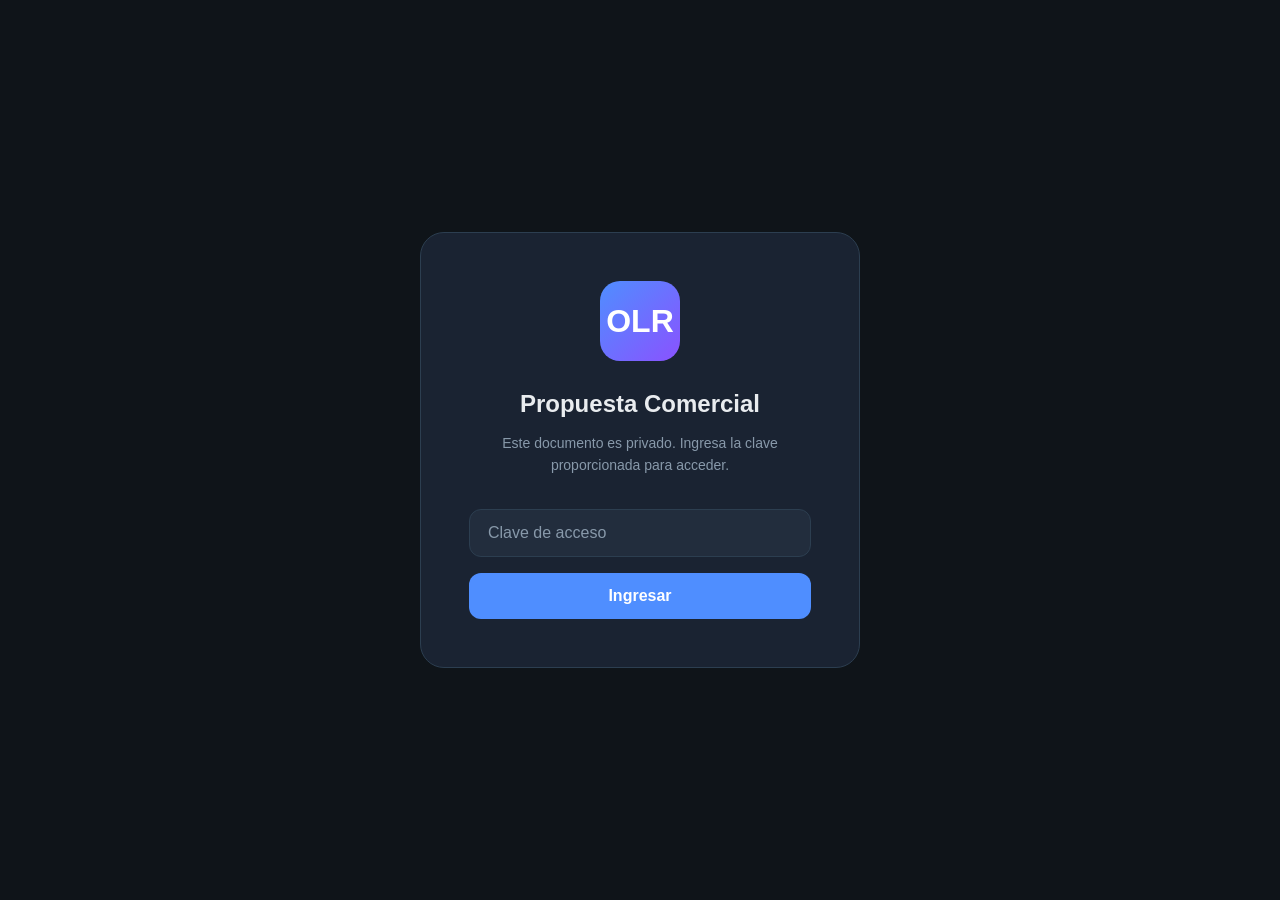
<file: propuestas/ver.html>
<!DOCTYPE html>
<html lang="es">
<head>
<meta charset="UTF-8">
<meta name="viewport" content="width=device-width, initial-scale=1.0">
<title>Propuesta Comercial — OTEC Lago Ranco</title>
<style>
  * { margin: 0; padding: 0; box-sizing: border-box; }
  :root {
    --bg: #0f1419;
    --bg-card: #1a2332;
    --bg-surface: #222d3d;
    --accent: #4f8eff;
    --accent-hover: #3a7aee;
    --green: #51cf66;
    --red: #ff6b6b;
    --gold: #fcc419;
    --text: #e9ecef;
    --text-mute: #8899aa;
    --border: #2c3e50;
    --radius: 16px;
  }
  html { scroll-behavior: smooth; }
  body {
    font-family: -apple-system, BlinkMacSystemFont, "Segoe UI", Roboto, sans-serif;
    background: var(--bg);
    color: var(--text);
    line-height: 1.6;
    min-height: 100vh;
  }

  /* ==== Login Gate ==== */
  .gate-overlay {
    position: fixed; inset: 0; z-index: 1000;
    background: var(--bg);
    display: flex; align-items: center; justify-content: center;
    transition: opacity 0.5s, visibility 0.5s;
  }
  .gate-overlay.hidden { opacity: 0; visibility: hidden; pointer-events: none; }
  .gate-box {
    background: var(--bg-card);
    border: 1px solid var(--border);
    border-radius: 24px;
    padding: 48px;
    max-width: 440px;
    width: 90%;
    text-align: center;
  }
  .gate-logo {
    width: 80px; height: 80px;
    background: linear-gradient(135deg, var(--accent), #8a52ff);
    border-radius: 20px;
    display: flex; align-items: center; justify-content: center;
    margin: 0 auto 24px;
    font-size: 32px; font-weight: 800; color: white;
  }
  .gate-box h1 { font-size: 24px; font-weight: 700; margin-bottom: 8px; }
  .gate-box p { color: var(--text-mute); font-size: 14px; margin-bottom: 32px; }
  .gate-input {
    width: 100%; padding: 14px 18px;
    background: var(--bg-surface);
    border: 1px solid var(--border);
    border-radius: 12px;
    color: var(--text);
    font-size: 16px;
    outline: none;
    transition: border-color 0.2s;
  }
  .gate-input:focus { border-color: var(--accent); }
  .gate-input::placeholder { color: var(--text-mute); }
  .gate-btn {
    width: 100%; padding: 14px;
    background: var(--accent);
    color: white;
    border: none; border-radius: 12px;
    font-size: 16px; font-weight: 600;
    cursor: pointer;
    margin-top: 16px;
    transition: background 0.2s, transform 0.1s;
  }
  .gate-btn:hover { background: var(--accent-hover); }
  .gate-btn:active { transform: scale(0.98); }
  .gate-error {
    color: var(--red); font-size: 13px;
    margin-top: 12px; display: none;
  }
  .gate-error.show { display: block; }

  /* ==== Top Bar ==== */
  .topbar {
    position: sticky; top: 0; z-index: 50;
    background: rgba(15, 20, 25, 0.85);
    backdrop-filter: blur(20px);
    border-bottom: 1px solid var(--border);
    padding: 12px 24px;
  }
  .topbar-inner {
    max-width: 1200px; margin: 0 auto;
    display: flex; align-items: center; justify-content: space-between;
    gap: 16px; flex-wrap: wrap;
  }
  .topbar-brand {
    font-weight: 700; font-size: 14px;
    color: var(--text-mute);
  }
  .topbar-brand span { color: var(--accent); }
  .topbar-info {
    display: flex; align-items: center; gap: 12px;
    font-size: 13px; color: var(--text-mute);
  }
  .topbar-badge {
    padding: 4px 12px;
    border-radius: 100px;
    font-size: 11px; font-weight: 600;
    text-transform: uppercase; letter-spacing: 0.05em;
  }
  .badge-activa { background: rgba(81, 207, 102, 0.15); color: var(--green); }
  .topbar-actions { display: flex; gap: 10px; }
  .btn-sm {
    padding: 8px 18px;
    border-radius: 10px;
    font-size: 13px; font-weight: 600;
    cursor: pointer;
    border: 1px solid var(--border);
    background: var(--bg-surface);
    color: var(--text);
    transition: all 0.2s;
    text-decoration: none;
    display: inline-flex; align-items: center; gap: 6px;
  }
  .btn-sm:hover { border-color: var(--accent); background: rgba(79, 142, 255, 0.1); }
  .btn-sm.primary { background: var(--accent); border-color: var(--accent); color: white; }
  .btn-sm.primary:hover { background: var(--accent-hover); }

  /* ==== Proposal Frame ==== */
  .proposal-frame {
    max-width: 100%; margin: 0 auto;
    background: white;
    min-height: 80vh;
  }
  .proposal-frame iframe {
    width: 100%; border: none;
    min-height: 100px;
  }

  /* ==== Comments Section ==== */
  .comments-section {
    max-width: 800px; margin: 0 auto;
    padding: 48px 24px;
  }
  .comments-header {
    display: flex; align-items: center; justify-content: space-between;
    margin-bottom: 32px;
  }
  .comments-header h2 {
    font-size: 24px; font-weight: 700;
  }
  .comments-count {
    background: var(--bg-surface);
    padding: 4px 12px;
    border-radius: 100px;
    font-size: 13px;
    color: var(--text-mute);
  }

  .comment-form {
    background: var(--bg-card);
    border: 1px solid var(--border);
    border-radius: var(--radius);
    padding: 24px;
    margin-bottom: 32px;
  }
  .comment-form-row {
    display: grid;
    grid-template-columns: 1fr 1fr;
    gap: 12px;
    margin-bottom: 12px;
  }
  @media (max-width: 600px) { .comment-form-row { grid-template-columns: 1fr; } }
  .comment-input {
    width: 100%; padding: 12px 16px;
    background: var(--bg-surface);
    border: 1px solid var(--border);
    border-radius: 10px;
    color: var(--text);
    font-size: 14px;
    outline: none;
    font-family: inherit;
    transition: border-color 0.2s;
    resize: vertical;
  }
  .comment-input:focus { border-color: var(--accent); }
  .comment-input::placeholder { color: var(--text-mute); }
  .comment-submit {
    margin-top: 12px;
    padding: 10px 24px;
    background: var(--accent);
    color: white;
    border: none; border-radius: 10px;
    font-size: 14px; font-weight: 600;
    cursor: pointer;
    transition: background 0.2s;
  }
  .comment-submit:hover { background: var(--accent-hover); }

  .comments-list { display: flex; flex-direction: column; gap: 16px; }
  .comment-card {
    background: var(--bg-card);
    border: 1px solid var(--border);
    border-radius: var(--radius);
    padding: 20px 24px;
  }
  .comment-meta {
    display: flex; align-items: center; gap: 12px;
    margin-bottom: 10px;
  }
  .comment-avatar {
    width: 36px; height: 36px;
    border-radius: 50%;
    background: linear-gradient(135deg, var(--accent), #8a52ff);
    display: flex; align-items: center; justify-content: center;
    color: white; font-weight: 700; font-size: 14px;
    flex-shrink: 0;
  }
  .comment-author { font-weight: 600; font-size: 14px; }
  .comment-date { color: var(--text-mute); font-size: 12px; }
  .comment-body { font-size: 14px; color: var(--text); line-height: 1.6; }

  .no-comments {
    text-align: center;
    padding: 48px 24px;
    color: var(--text-mute);
  }
  .no-comments-icon { font-size: 48px; margin-bottom: 16px; opacity: 0.5; }

  /* ==== Footer ==== */
  .portal-footer {
    text-align: center;
    padding: 32px 24px;
    border-top: 1px solid var(--border);
    color: var(--text-mute);
    font-size: 12px;
  }
  .portal-footer a { color: var(--accent); text-decoration: none; }

  /* ==== Tabs ==== */
  .tab-bar {
    display: flex;
    background: var(--bg-card);
    border-bottom: 1px solid var(--border);
    padding: 0 24px;
  }
  .tab-btn {
    padding: 14px 24px;
    background: none; border: none;
    color: var(--text-mute);
    font-size: 14px; font-weight: 600;
    cursor: pointer;
    border-bottom: 2px solid transparent;
    transition: all 0.2s;
  }
  .tab-btn:hover { color: var(--text); }
  .tab-btn.active { color: var(--accent); border-bottom-color: var(--accent); }
  .tab-content { display: none; }
  .tab-content.active { display: block; }

  /* ==== Responsive ==== */
  @media (max-width: 600px) {
    .gate-box { padding: 32px 24px; }
    .topbar-info { display: none; }
    .comments-header { flex-direction: column; gap: 8px; align-items: flex-start; }
  }
</style>
</head>
<body>

<!-- ===== LOGIN GATE ===== -->
<div class="gate-overlay" id="gateOverlay">
  <div class="gate-box">
    <div class="gate-logo">OLR</div>
    <h1>Propuesta Comercial</h1>
    <p>Este documento es privado. Ingresa la clave proporcionada para acceder.</p>
    <input type="password" class="gate-input" id="gatePassword" placeholder="Clave de acceso" autocomplete="off">
    <button class="gate-btn" id="gateSubmit" onclick="checkPassword()">Ingresar</button>
    <div class="gate-error" id="gateError">Clave incorrecta. Verifica e intenta de nuevo.</div>
  </div>
</div>

<!-- ===== CONTENT (hidden until auth) ===== -->
<div id="mainContent" style="display:none;">

  <!-- Top Bar -->
  <div class="topbar">
    <div class="topbar-inner">
      <div class="topbar-brand">OTEC Lago Ranco <span>|</span> Propuesta Comercial</div>
      <div class="topbar-info">
        <span id="propCliente"></span>
        <span class="topbar-badge badge-activa" id="propEstado"></span>
      </div>
      <div class="topbar-actions">
        <button class="btn-sm" onclick="scrollToComments()">Comentarios</button>
        <a class="btn-sm primary" id="btnDownloadPdf" href="#" download>Descargar PDF</a>
      </div>
    </div>
  </div>

  <!-- Tabs -->
  <div class="tab-bar">
    <button class="tab-btn active" onclick="switchTab('propuesta', this)">Propuesta</button>
    <button class="tab-btn" onclick="switchTab('comentarios', this)">Comentarios <span id="commentBadge"></span></button>
  </div>

  <!-- Tab: Propuesta -->
  <div class="tab-content active" id="tab-propuesta">
    <div class="proposal-frame">
      <iframe id="proposalIframe" sandbox="allow-scripts allow-same-origin"></iframe>
    </div>
  </div>

  <!-- Tab: Comentarios -->
  <div class="tab-content" id="tab-comentarios">
    <div class="comments-section">
      <div class="comments-header">
        <h2>Comentarios y Observaciones</h2>
        <span class="comments-count" id="commentsCount">0 comentarios</span>
      </div>

      <div class="comment-form">
        <div class="comment-form-row">
          <input type="text" class="comment-input" id="commentName" placeholder="Tu nombre" maxlength="60">
          <input type="email" class="comment-input" id="commentEmail" placeholder="Email (opcional)" maxlength="100">
        </div>
        <textarea class="comment-input" id="commentBody" placeholder="Escribe tu comentario, observacion o consulta..." rows="4" maxlength="2000"></textarea>
        <button class="comment-submit" onclick="addComment()">Enviar comentario</button>
      </div>

      <div class="comments-list" id="commentsList"></div>
    </div>
  </div>

  <div class="portal-footer">
    OTEC Cuenca Lago Ranco Capacitaciones SpA &middot;
    <a href="https://www.otecdelranco.cl" target="_blank">www.otecdelranco.cl</a>
  </div>
</div>

<script src="propuestas-config.js"></script>
<script>
const AUTH_KEY_PREFIX = 'prop_auth_';
const COMMENTS_KEY_PREFIX = 'prop_comments_';

function escapeHtml(str) {
  return str.replace(/&/g,'&amp;').replace(/</g,'&lt;').replace(/>/g,'&gt;').replace(/"/g,'&quot;');
}

let currentProp = null;

function init() {
  const params = new URLSearchParams(window.location.search);
  const token = params.get('t');
  const id = params.get('id');

  if (token) {
    currentProp = getConfigByToken(token);
    if (currentProp) {
      grantAccess();
      return;
    }
  }

  if (id) {
    currentProp = getConfigById(id);
  } else if (PROPUESTAS.length === 1) {
    currentProp = PROPUESTAS[0];
  }

  if (!currentProp) {
    document.querySelector('.gate-box h1').textContent = 'Propuesta no encontrada';
    document.querySelector('.gate-box p').textContent = 'El enlace no es valido. Contacta a quien te lo envio.';
    document.getElementById('gatePassword').style.display = 'none';
    document.getElementById('gateSubmit').style.display = 'none';
    return;
  }

  const stored = sessionStorage.getItem(AUTH_KEY_PREFIX + currentProp.id);
  if (stored === 'ok') {
    grantAccess();
  }
}

function checkPassword() {
  if (!currentProp) return;
  const input = document.getElementById('gatePassword').value.trim();
  if (input === currentProp.password) {
    sessionStorage.setItem(AUTH_KEY_PREFIX + currentProp.id, 'ok');
    grantAccess();
  } else {
    document.getElementById('gateError').classList.add('show');
    document.getElementById('gatePassword').value = '';
    document.getElementById('gatePassword').focus();
  }
}

document.getElementById('gatePassword').addEventListener('keydown', function(e) {
  if (e.key === 'Enter') checkPassword();
});

function grantAccess() {
  document.getElementById('gateOverlay').classList.add('hidden');
  document.getElementById('mainContent').style.display = 'block';
  loadProposal();
}

function loadProposal() {
  if (!currentProp) return;

  document.title = currentProp.titulo + ' — OTEC Lago Ranco';
  document.getElementById('propCliente').textContent = currentProp.cliente;
  document.getElementById('propEstado').textContent = currentProp.estado;

  const iframe = document.getElementById('proposalIframe');
  iframe.src = currentProp.htmlFile;

  iframe.onload = function() {
    try {
      const iframeDoc = iframe.contentDocument || iframe.contentWindow.document;
      const h = Math.max(iframeDoc.documentElement.scrollHeight, iframeDoc.body.scrollHeight, 5000);
      iframe.style.height = h + 'px';
    } catch(e) {
      iframe.style.height = '8000px';
    }
  };

  const pdfBtn = document.getElementById('btnDownloadPdf');
  if (currentProp.pdfFile) {
    pdfBtn.href = currentProp.pdfFile;
    pdfBtn.style.display = 'inline-flex';
  } else {
    pdfBtn.style.display = 'none';
  }

  loadComments();
}

// ===== Tabs =====
function switchTab(tab, btn) {
  document.querySelectorAll('.tab-btn').forEach(b => b.classList.remove('active'));
  document.querySelectorAll('.tab-content').forEach(c => c.classList.remove('active'));
  document.getElementById('tab-' + tab).classList.add('active');
  if (btn) btn.classList.add('active');
}

function scrollToComments() {
  switchTab('comentarios', document.querySelector('[onclick*="comentarios"]'));
  document.querySelector('.comments-section').scrollIntoView({ behavior: 'smooth' });
}

// ===== Comments (localStorage, upgradeable to Supabase) =====
function getCommentsKey() {
  return COMMENTS_KEY_PREFIX + (currentProp ? currentProp.id : 'unknown');
}

function getComments() {
  const raw = localStorage.getItem(getCommentsKey());
  return raw ? JSON.parse(raw) : [];
}

function saveComments(comments) {
  localStorage.setItem(getCommentsKey(), JSON.stringify(comments));
}

function addComment() {
  const name = document.getElementById('commentName').value.trim();
  const email = document.getElementById('commentEmail').value.trim();
  const body = document.getElementById('commentBody').value.trim();

  if (!name) { alert('Ingresa tu nombre'); return; }
  if (!body) { alert('Escribe un comentario'); return; }

  const comments = getComments();
  comments.unshift({
    id: Date.now(),
    name: name,
    email: email,
    body: body,
    date: new Date().toISOString()
  });
  saveComments(comments);

  document.getElementById('commentBody').value = '';
  loadComments();
}

function loadComments() {
  const comments = getComments();
  const list = document.getElementById('commentsList');
  const count = document.getElementById('commentsCount');
  const badge = document.getElementById('commentBadge');

  count.textContent = comments.length + ' comentario' + (comments.length !== 1 ? 's' : '');
  badge.textContent = comments.length > 0 ? '(' + comments.length + ')' : '';

  if (comments.length === 0) {
    list.innerHTML = '<div class="no-comments"><div class="no-comments-icon">&#128172;</div><p>No hay comentarios aun.<br>Se el primero en dejar una observacion.</p></div>';
    return;
  }

  list.innerHTML = comments.map(c => {
    const safeName = escapeHtml(c.name);
    const initials = c.name.split(' ').map(w => w[0]).join('').substring(0, 2).toUpperCase();
    const date = new Date(c.date);
    const dateStr = date.toLocaleDateString('es-CL', { day: 'numeric', month: 'short', year: 'numeric', hour: '2-digit', minute: '2-digit' });
    const bodyHtml = escapeHtml(c.body).replace(/\n/g,'<br>');
    return '<div class="comment-card">' +
      '<div class="comment-meta">' +
        '<div class="comment-avatar">' + escapeHtml(initials) + '</div>' +
        '<div><div class="comment-author">' + safeName + '</div>' +
        '<div class="comment-date">' + dateStr + '</div></div>' +
      '</div>' +
      '<div class="comment-body">' + bodyHtml + '</div>' +
    '</div>';
  }).join('');
}

init();
</script>
</body>
</html>
</file>
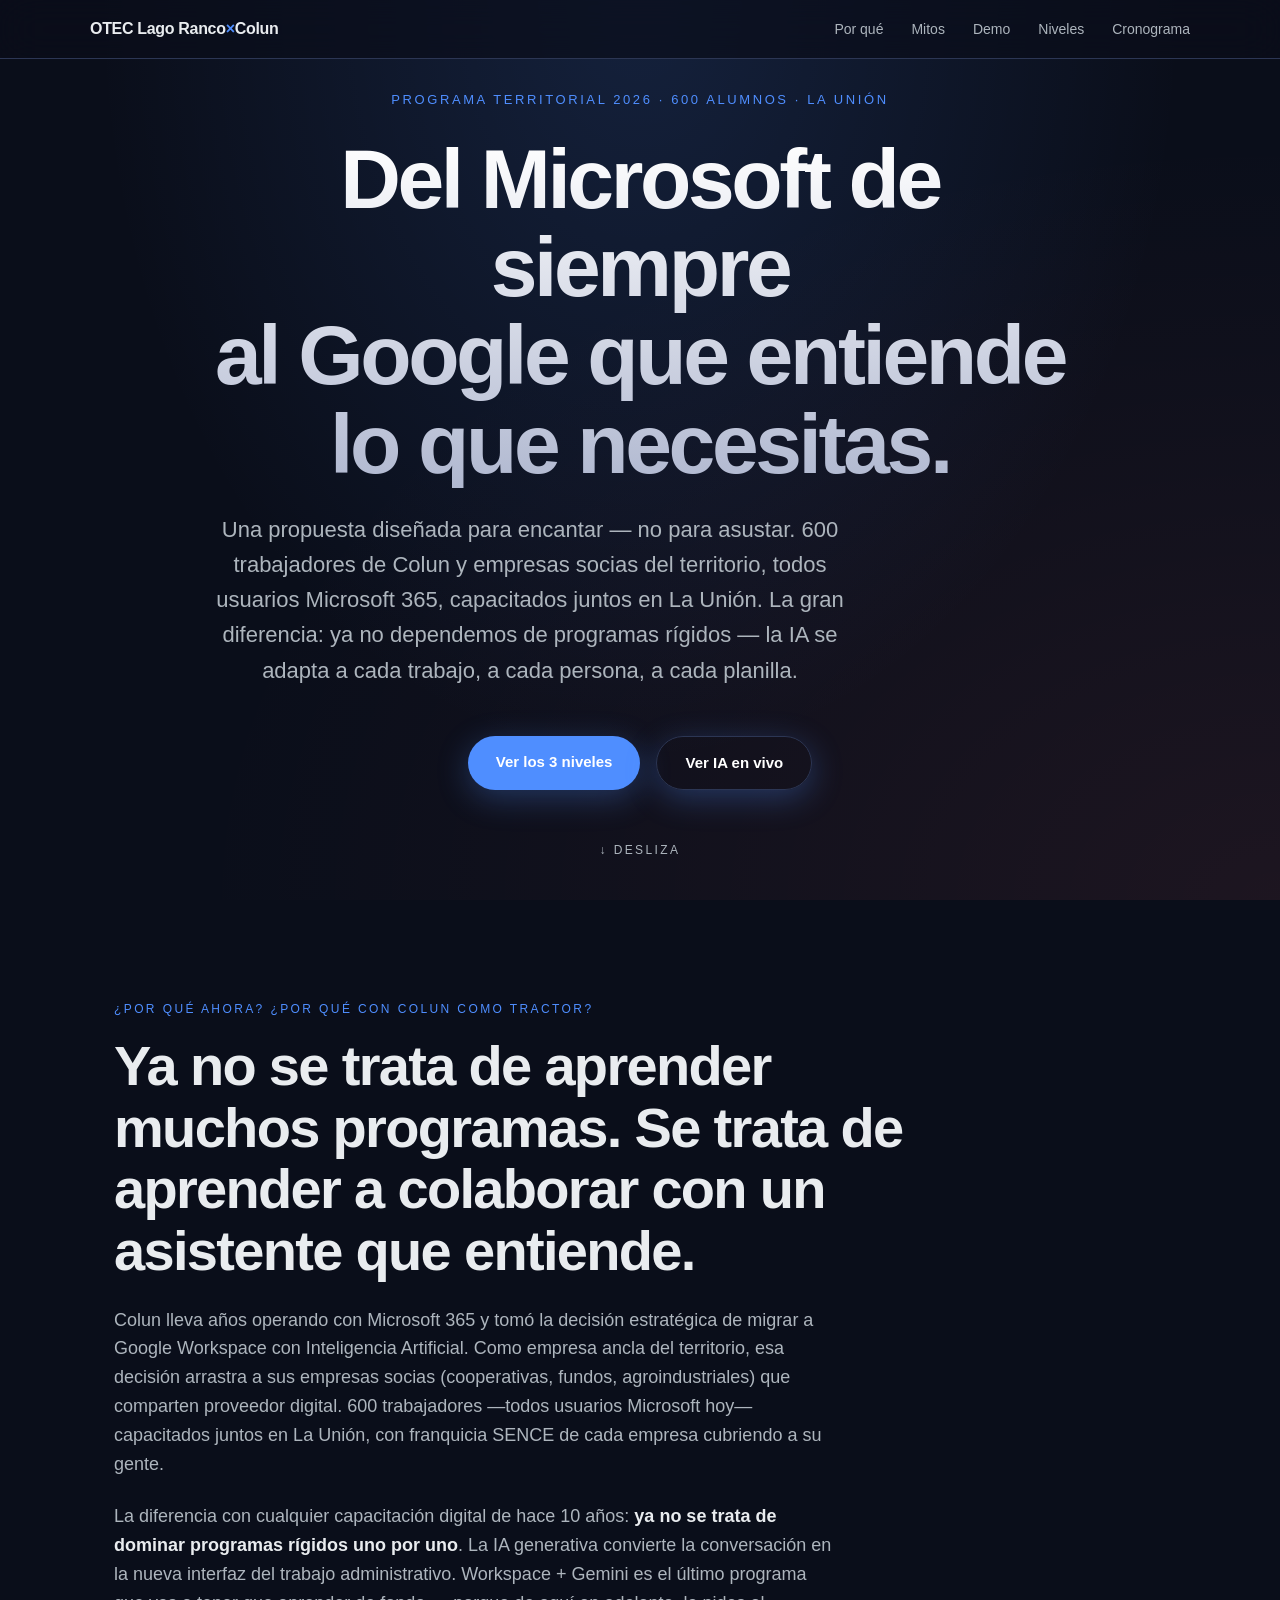
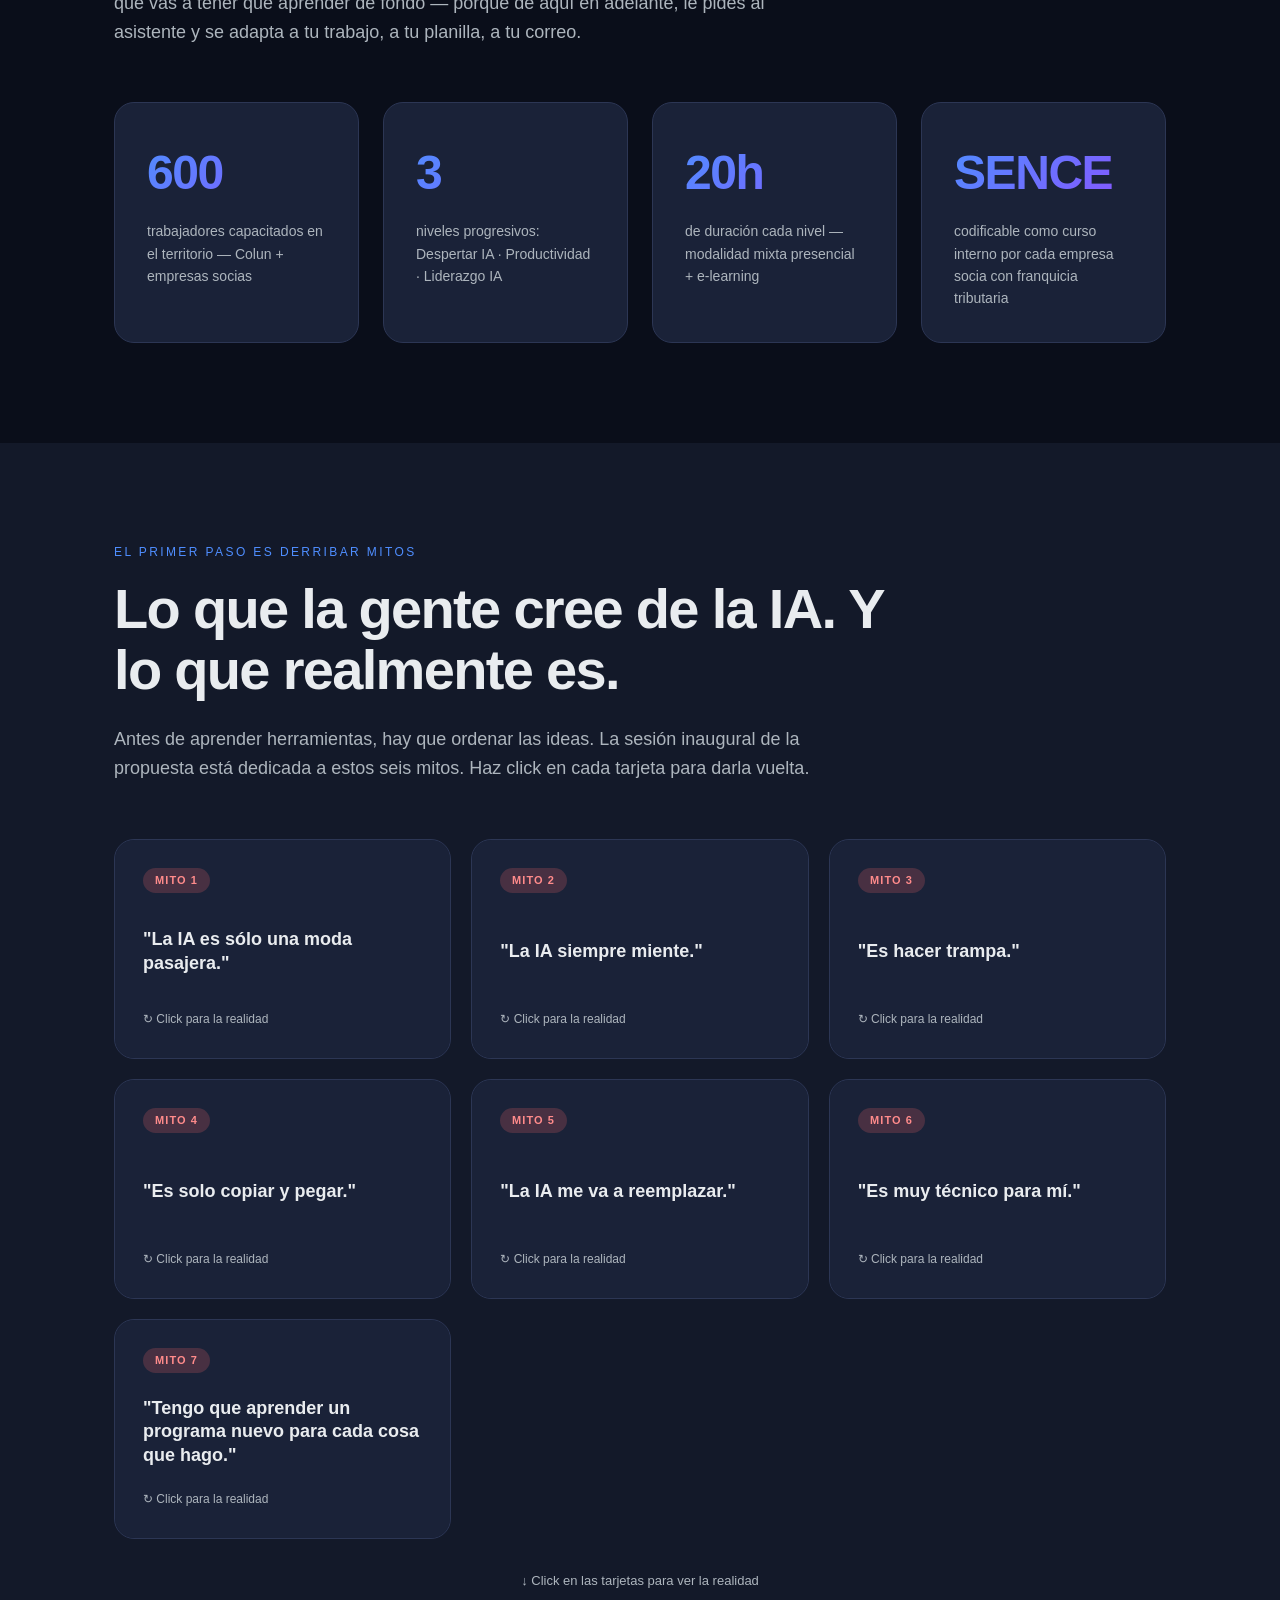
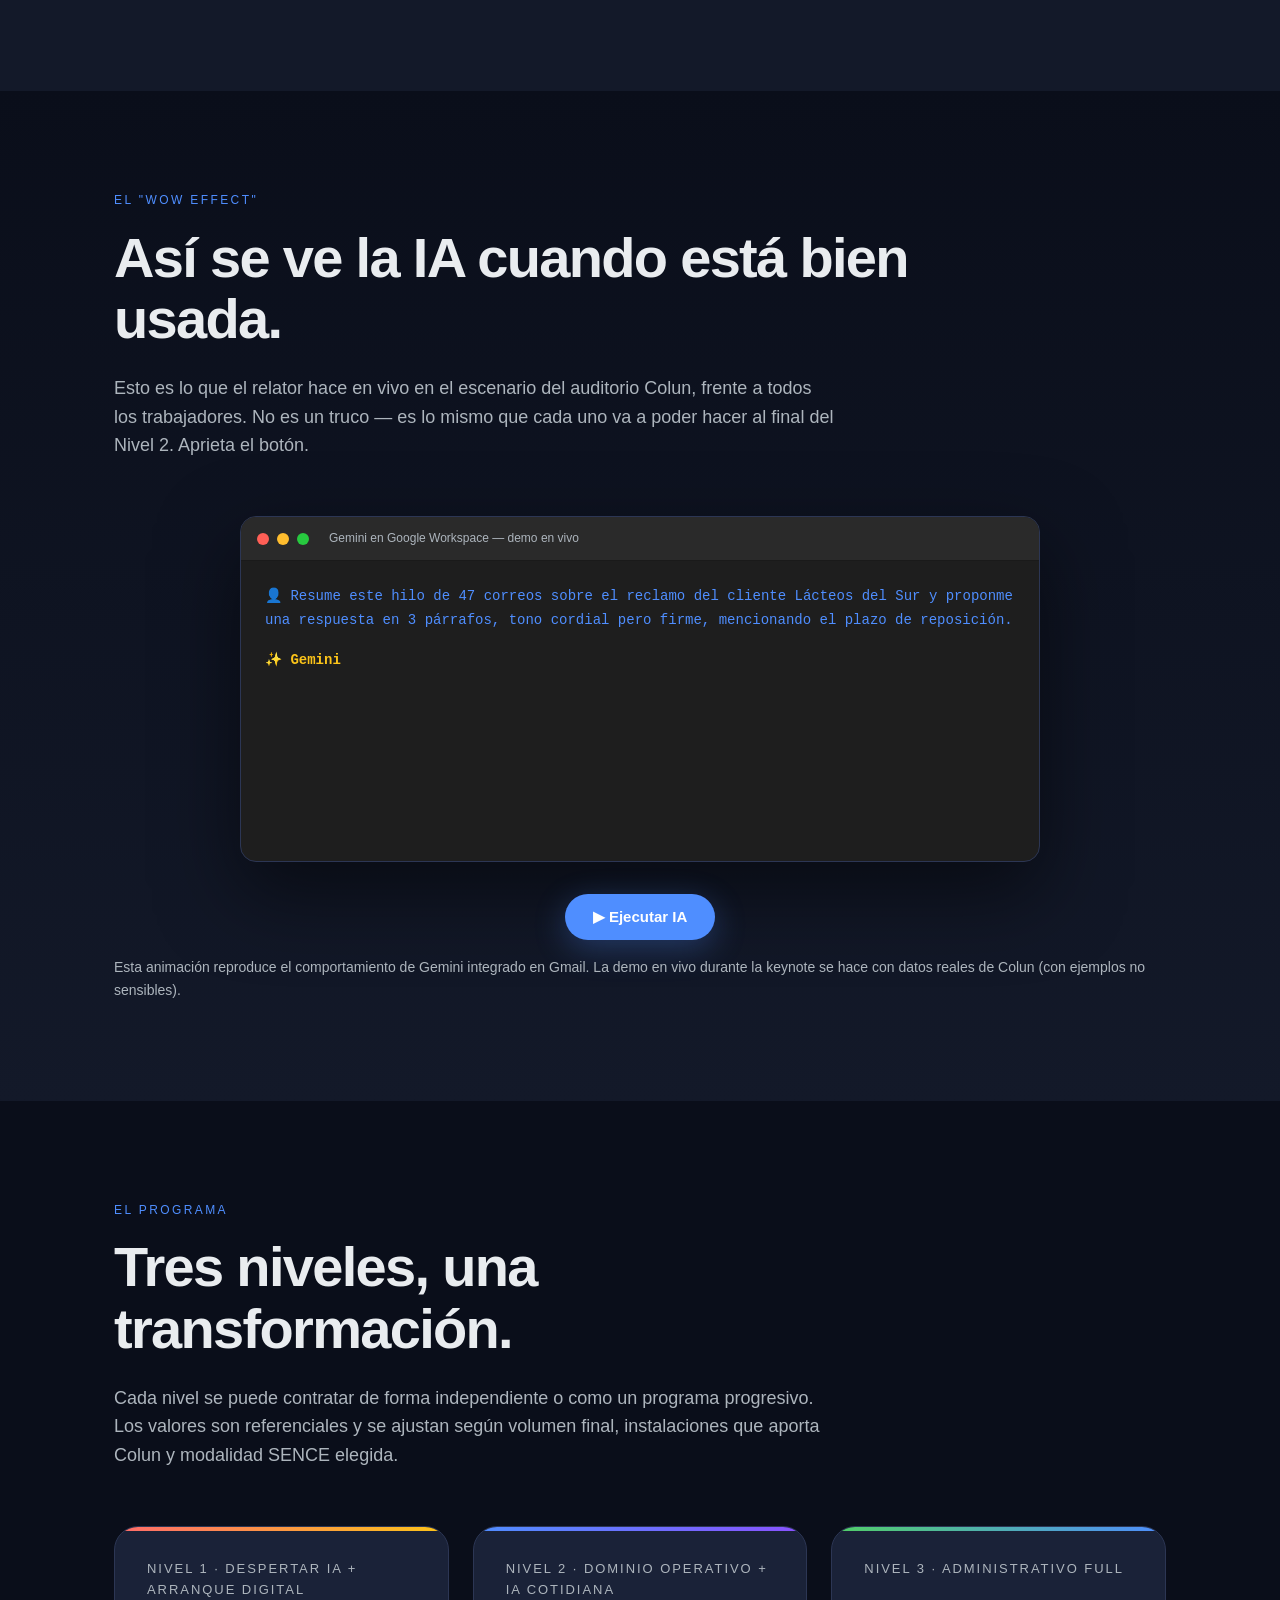
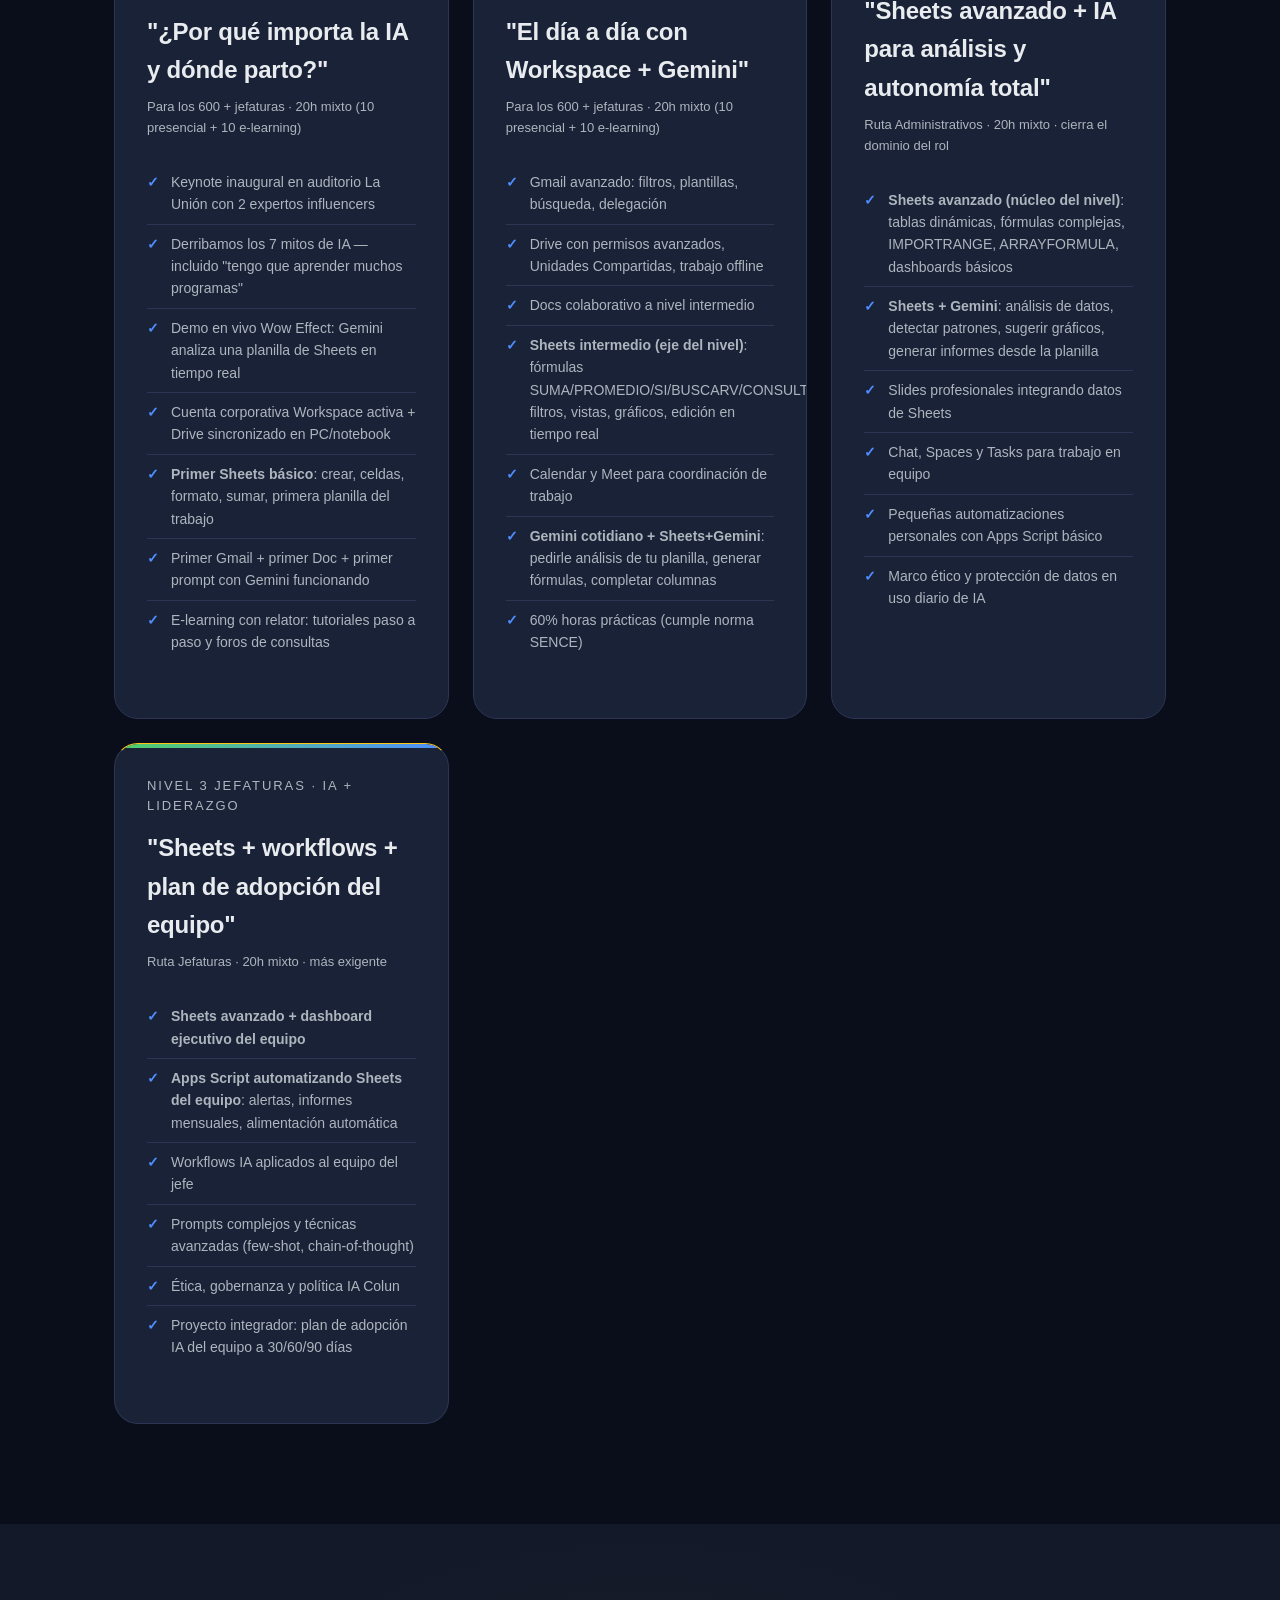
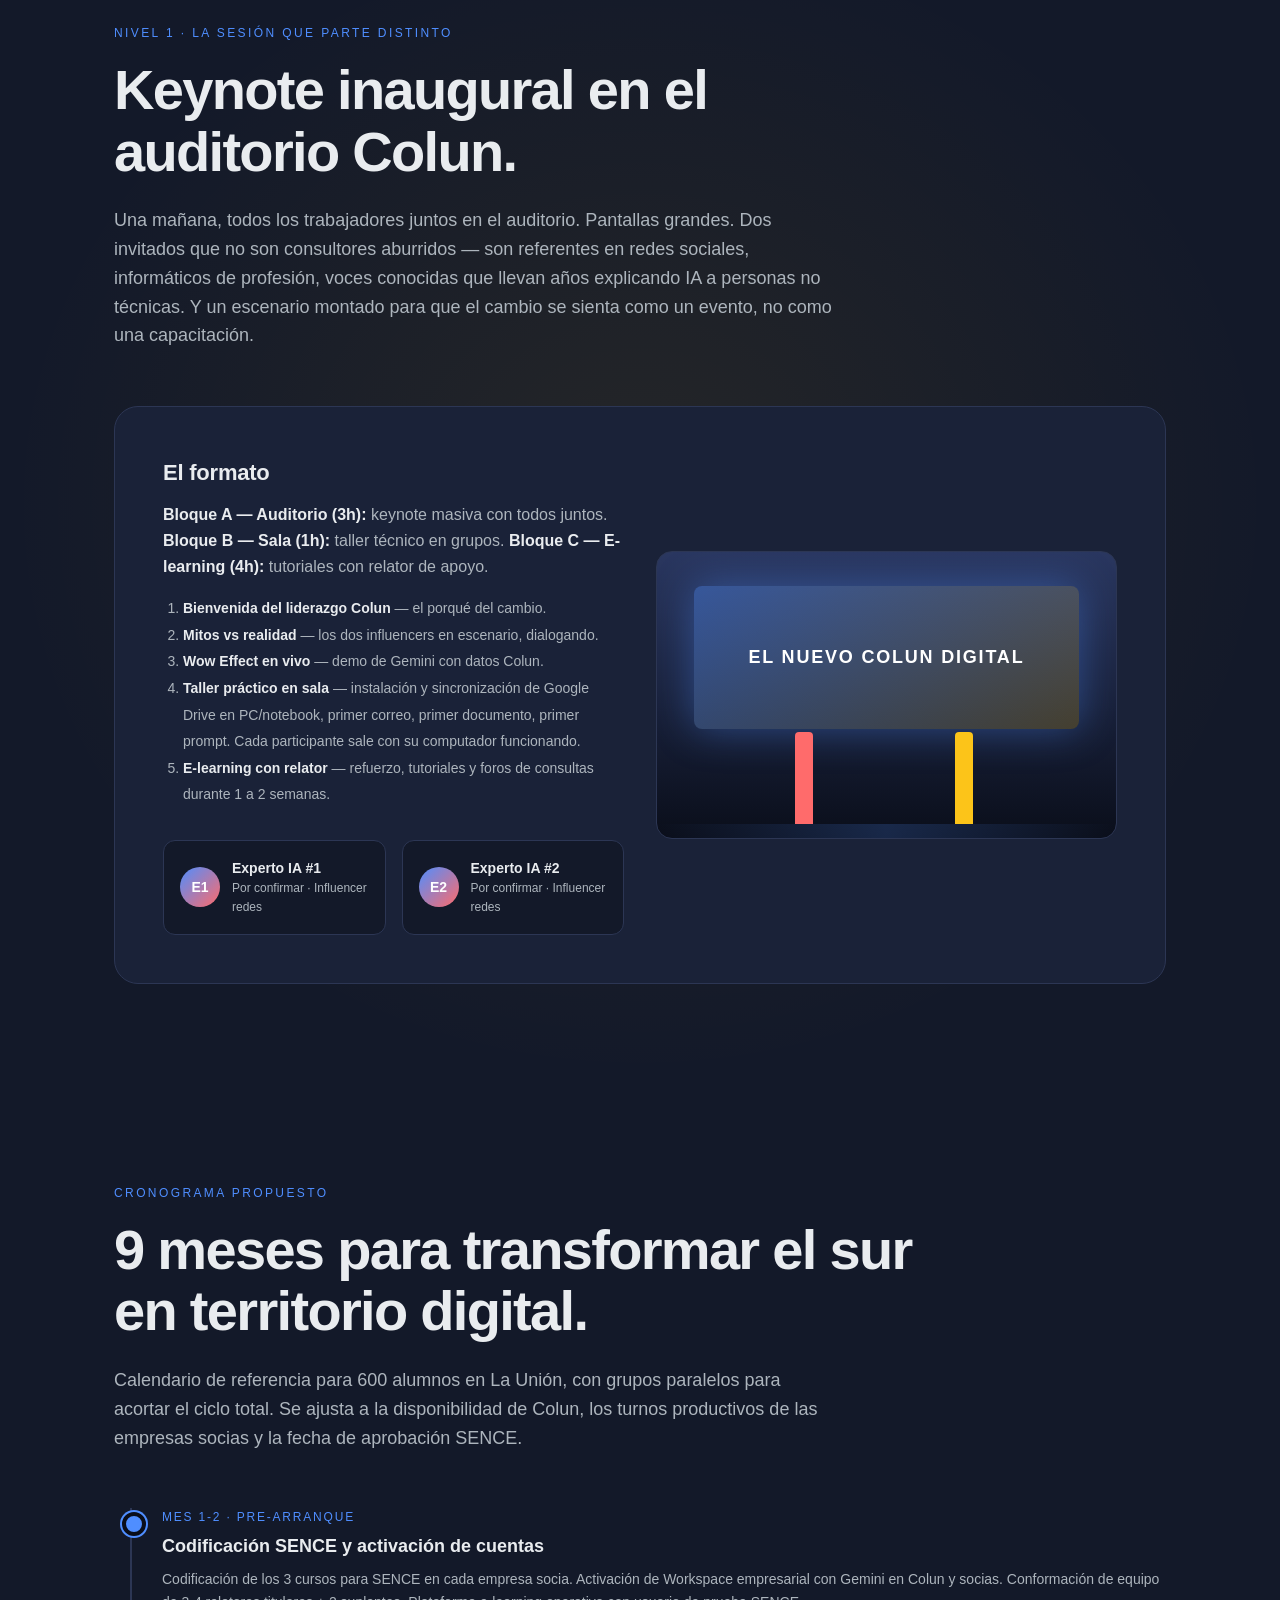
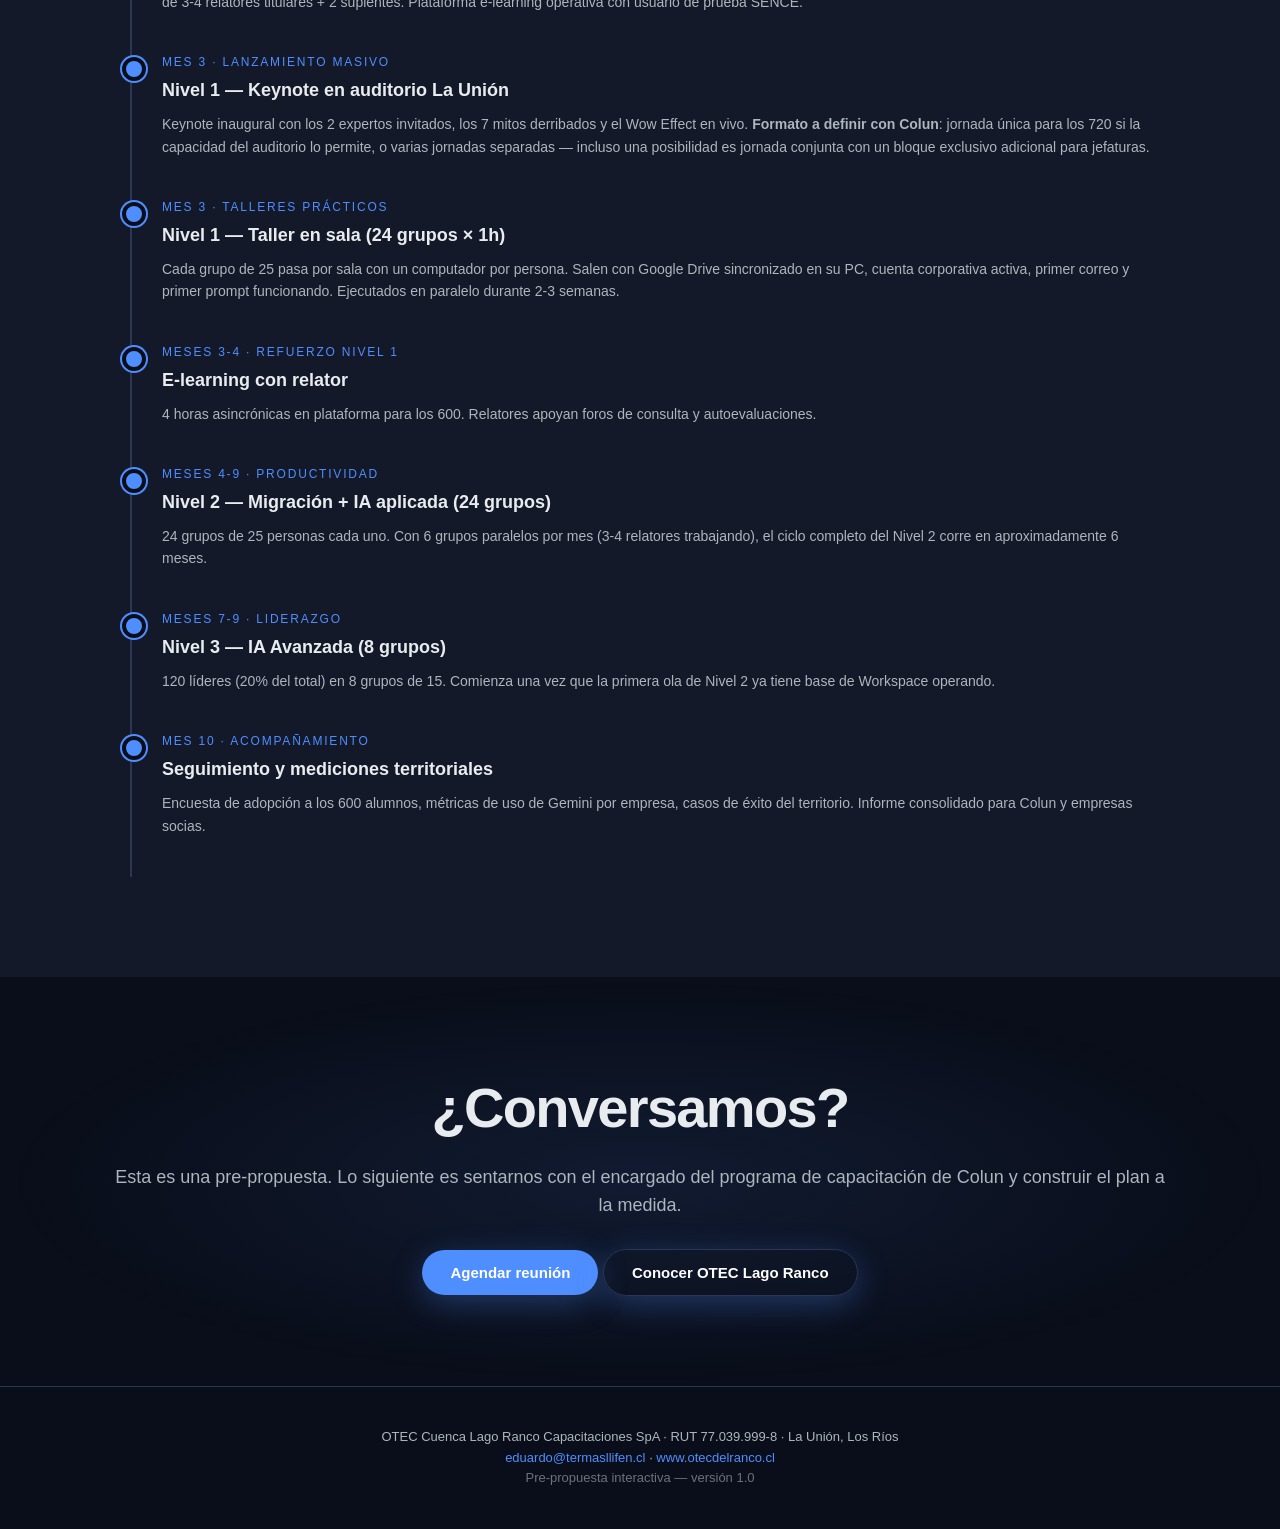
<file: propuestas/archivos/colun-workspace-2026.html>
﻿<!DOCTYPE html>
<html lang="es">
<head>
<meta charset="UTF-8">
<meta name="viewport" content="width=device-width, initial-scale=1.0">
<title>OTEC Lago Ranco × Colun — El nuevo Colun digital</title>
<style>
  * { margin: 0; padding: 0; box-sizing: border-box; }
  :root {
    --bg: #0a0e1a;
    --bg-alt: #131929;
    --card: #1a2238;
    --accent: #4f8eff;
    --accent-2: #ff6b6b;
    --accent-3: #51cf66;
    --gold: #fcc419;
    --text: #e9ecef;
    --text-mute: #adb5bd;
    --border: #2c3654;
  }
  html { scroll-behavior: smooth; }
  body {
    font-family: -apple-system, BlinkMacSystemFont, "SF Pro Display", "Segoe UI", Roboto, "Helvetica Neue", Arial, sans-serif;
    background: var(--bg);
    color: var(--text);
    line-height: 1.6;
    -webkit-font-smoothing: antialiased;
    overflow-x: hidden;
  }
  .container { max-width: 1100px; margin: 0 auto; padding: 0 24px; }
  section { padding: 100px 0; position: relative; }

  /* ==== Nav ==== */
  nav {
    position: fixed; top: 0; left: 0; right: 0; z-index: 100;
    backdrop-filter: blur(20px);
    background: rgba(10, 14, 26, 0.7);
    border-bottom: 1px solid var(--border);
    padding: 16px 24px;
  }
  nav .container { display: flex; justify-content: space-between; align-items: center; max-width: 1100px; margin: 0 auto; padding: 0; }
  nav .brand { font-weight: 700; letter-spacing: -0.02em; font-size: 16px; }
  nav .brand span { color: var(--accent); }
  nav ul { list-style: none; display: flex; gap: 28px; font-size: 14px; }
  nav a { color: var(--text-mute); text-decoration: none; transition: color 0.2s; }
  nav a:hover { color: var(--text); }
  @media (max-width: 720px) { nav ul { display: none; } }

  /* ==== Hero ==== */
  .hero {
    min-height: 100vh;
    display: flex; flex-direction: column; justify-content: center; align-items: center;
    text-align: center; position: relative; padding-top: 80px;
    background: radial-gradient(ellipse at top, rgba(79, 142, 255, 0.15), transparent 60%),
                radial-gradient(ellipse at bottom right, rgba(255, 107, 107, 0.08), transparent 60%);
  }
  .hero-tag { color: var(--accent); font-size: 13px; letter-spacing: 0.2em; text-transform: uppercase; margin-bottom: 24px; opacity: 0; animation: fadeIn 0.8s 0.2s forwards; }
  .hero h1 {
    font-size: clamp(40px, 7vw, 84px);
    font-weight: 800; letter-spacing: -0.04em; line-height: 1.05;
    margin-bottom: 24px; max-width: 900px;
    background: linear-gradient(180deg, #ffffff 0%, #b0b8d0 100%);
    -webkit-background-clip: text; background-clip: text;
    -webkit-text-fill-color: transparent;
    opacity: 0; animation: fadeIn 0.8s 0.4s forwards;
  }
  .hero p.lead { font-size: clamp(18px, 2vw, 22px); color: var(--text-mute); max-width: 680px; margin-bottom: 48px; opacity: 0; animation: fadeIn 0.8s 0.6s forwards; }
  .hero .cta { display: flex; gap: 16px; flex-wrap: wrap; justify-content: center; opacity: 0; animation: fadeIn 0.8s 0.8s forwards; }
  .btn {
    background: var(--accent); color: white; padding: 14px 28px;
    border-radius: 100px; text-decoration: none; font-weight: 600; font-size: 15px;
    transition: transform 0.2s, box-shadow 0.2s;
    border: none; cursor: pointer;
    box-shadow: 0 8px 32px rgba(79, 142, 255, 0.3);
  }
  .btn:hover { transform: translateY(-2px); box-shadow: 0 12px 40px rgba(79, 142, 255, 0.5); }
  .btn-ghost { background: transparent; border: 1px solid var(--border); }
  .btn-ghost:hover { background: var(--card); border-color: var(--accent); }
  .scroll-hint { position: absolute; bottom: 40px; color: var(--text-mute); font-size: 12px; letter-spacing: 0.2em; animation: bounce 2s infinite; }
  @keyframes fadeIn { to { opacity: 1; transform: translateY(0); } from { opacity: 0; transform: translateY(20px); } }
  @keyframes bounce { 0%, 100% { transform: translateY(0); } 50% { transform: translateY(-8px); } }

  /* ==== Section headers ==== */
  .section-tag { color: var(--accent); font-size: 12px; letter-spacing: 0.2em; text-transform: uppercase; margin-bottom: 16px; }
  h2 { font-size: clamp(32px, 4.5vw, 56px); font-weight: 800; letter-spacing: -0.03em; line-height: 1.1; margin-bottom: 24px; max-width: 800px; }
  h3 { font-size: 22px; font-weight: 700; margin-bottom: 12px; letter-spacing: -0.01em; }
  .lead-text { color: var(--text-mute); font-size: 18px; max-width: 720px; margin-bottom: 56px; }

  /* ==== Por qué ahora ==== */
  .stats { display: grid; grid-template-columns: repeat(auto-fit, minmax(220px, 1fr)); gap: 24px; }
  .stat {
    background: var(--card); padding: 32px; border-radius: 20px;
    border: 1px solid var(--border);
    transition: transform 0.3s, border-color 0.3s;
  }
  .stat:hover { transform: translateY(-4px); border-color: var(--accent); }
  .stat .num { font-size: 48px; font-weight: 800; letter-spacing: -0.03em; background: linear-gradient(135deg, var(--accent), #8a52ff); -webkit-background-clip: text; background-clip: text; -webkit-text-fill-color: transparent; }
  .stat .label { color: var(--text-mute); font-size: 14px; margin-top: 8px; }

  /* ==== Mitos ==== */
  .myths { display: grid; grid-template-columns: repeat(auto-fit, minmax(280px, 1fr)); gap: 20px; perspective: 1000px; }
  .myth-card {
    background: var(--card); border: 1px solid var(--border);
    border-radius: 20px; padding: 0; cursor: pointer;
    height: 220px; position: relative; transform-style: preserve-3d;
    transition: transform 0.6s;
  }
  .myth-card.flipped { transform: rotateY(180deg); }
  .myth-front, .myth-back {
    position: absolute; inset: 0; padding: 28px;
    backface-visibility: hidden; border-radius: 20px;
    display: flex; flex-direction: column; justify-content: space-between;
  }
  .myth-front { background: var(--card); }
  .myth-back { transform: rotateY(180deg); background: linear-gradient(135deg, #2a3760, #1a2238); }
  .myth-label { display: inline-block; padding: 4px 12px; border-radius: 100px; font-size: 11px; letter-spacing: 0.1em; text-transform: uppercase; font-weight: 600; align-self: flex-start; }
  .myth-front .myth-label { background: rgba(255, 107, 107, 0.2); color: #ff8b8b; }
  .myth-back .myth-label { background: rgba(81, 207, 102, 0.2); color: #6fdc7a; }
  .myth-text { font-size: 18px; font-weight: 600; line-height: 1.3; }
  .myth-hint { font-size: 12px; color: var(--text-mute); }

  /* ==== Demo IA ==== */
  .demo {
    background: linear-gradient(180deg, var(--bg) 0%, var(--bg-alt) 100%);
  }
  .demo-window {
    background: #1e1e1e; border-radius: 16px; overflow: hidden;
    border: 1px solid var(--border); max-width: 800px; margin: 40px auto 0;
    box-shadow: 0 30px 80px rgba(0, 0, 0, 0.5);
  }
  .demo-header { background: #2a2a2a; padding: 12px 16px; display: flex; align-items: center; gap: 8px; border-bottom: 1px solid #1a1a1a; }
  .demo-dot { width: 12px; height: 12px; border-radius: 50%; }
  .demo-dot.r { background: #ff5f56; }
  .demo-dot.y { background: #ffbd2e; }
  .demo-dot.g { background: #27c93f; }
  .demo-title { color: var(--text-mute); font-size: 12px; margin-left: 12px; }
  .demo-body { padding: 24px; min-height: 300px; font-family: "SF Mono", Menlo, Consolas, monospace; font-size: 14px; line-height: 1.7; }
  .demo-prompt { color: var(--accent); margin-bottom: 16px; }
  .demo-prompt::before { content: "👤 "; }
  .demo-output { color: #d4d4d4; }
  .demo-output::before { content: "✨ Gemini "; color: var(--gold); font-weight: 600; }
  .demo-cursor { display: inline-block; width: 10px; height: 18px; background: var(--accent); animation: blink 1s infinite; vertical-align: middle; }
  @keyframes blink { 50% { opacity: 0; } }
  .demo-controls { text-align: center; margin-top: 32px; }
  .demo-info { color: var(--text-mute); font-size: 14px; margin-top: 16px; }

  /* ==== 3 Niveles ==== */
  .niveles { display: grid; grid-template-columns: repeat(auto-fit, minmax(290px, 1fr)); gap: 24px; }
  .nivel {
    background: var(--card); border: 1px solid var(--border);
    border-radius: 24px; padding: 32px; position: relative; overflow: hidden;
    transition: transform 0.3s, border-color 0.3s;
  }
  .nivel:hover { transform: translateY(-6px); }
  .nivel::before {
    content: ""; position: absolute; top: 0; left: 0; right: 0; height: 4px;
  }
  .nivel.n1::before { background: linear-gradient(90deg, var(--accent-2), var(--gold)); }
  .nivel.n2::before { background: linear-gradient(90deg, var(--accent), #8a52ff); }
  .nivel.n3::before { background: linear-gradient(90deg, var(--accent-3), var(--accent)); }
  .nivel-num { color: var(--text-mute); font-size: 13px; letter-spacing: 0.15em; text-transform: uppercase; margin-bottom: 12px; }
  .nivel h3 { font-size: 24px; margin-bottom: 8px; }
  .nivel-tag { font-size: 13px; color: var(--text-mute); margin-bottom: 24px; }
  .nivel-feat { list-style: none; margin: 24px 0; }
  .nivel-feat li { padding: 8px 0; padding-left: 24px; position: relative; font-size: 14px; color: var(--text-mute); border-bottom: 1px solid var(--border); }
  .nivel-feat li:last-child { border-bottom: none; }
  .nivel-feat li::before { content: "✓"; position: absolute; left: 0; color: var(--accent); font-weight: 700; }
  .nivel-price { font-size: 13px; color: var(--text-mute); margin-top: 8px; }
  .nivel-price strong { color: var(--text); font-size: 20px; display: block; margin-top: 4px; }

  /* ==== Keynote section ==== */
  .keynote {
    background: radial-gradient(ellipse at center, rgba(252, 196, 25, 0.08), transparent 70%), var(--bg-alt);
  }
  .keynote-stage {
    background: var(--card); border: 1px solid var(--border);
    border-radius: 24px; padding: 48px; margin-top: 40px;
    display: grid; grid-template-columns: 1fr 1fr; gap: 32px; align-items: center;
  }
  @media (max-width: 720px) { .keynote-stage { grid-template-columns: 1fr; } }
  .keynote-visual { position: relative; min-height: 200px; display: flex; align-items: center; justify-content: center; }
  .stage-frame { width: 100%; aspect-ratio: 16 / 10; background: linear-gradient(180deg, #2a3760 0%, #0a0e1a 100%); border-radius: 16px; position: relative; overflow: hidden; border: 1px solid var(--border); }
  .stage-screen { position: absolute; top: 12%; left: 8%; right: 8%; bottom: 38%; background: linear-gradient(135deg, rgba(79, 142, 255, 0.4), rgba(252, 196, 25, 0.2)); border-radius: 8px; box-shadow: 0 0 40px rgba(79, 142, 255, 0.4); display: flex; align-items: center; justify-content: center; color: white; font-weight: 700; font-size: 18px; letter-spacing: 0.1em; }
  .stage-figure { position: absolute; bottom: 5%; width: 18px; height: 32%; background: #ff6b6b; border-radius: 4px 4px 0 0; }
  .figure-1 { left: 30%; }
  .figure-2 { left: 65%; background: var(--gold); }
  .stage-floor { position: absolute; left: 0; right: 0; bottom: 0; height: 5%; background: linear-gradient(90deg, transparent, rgba(79, 142, 255, 0.2), transparent); }

  .speakers { display: grid; grid-template-columns: 1fr 1fr; gap: 16px; margin-top: 32px; }
  .speaker {
    background: var(--bg-alt); padding: 16px; border-radius: 12px; border: 1px solid var(--border);
    display: flex; align-items: center; gap: 12px;
  }
  .speaker-avatar { width: 40px; height: 40px; border-radius: 50%; background: linear-gradient(135deg, var(--accent), var(--accent-2)); flex-shrink: 0; display: flex; align-items: center; justify-content: center; color: white; font-weight: 700; font-size: 14px; }
  .speaker-info h4 { font-size: 14px; margin: 0; font-weight: 600; }
  .speaker-info p { color: var(--text-mute); font-size: 12px; margin: 0; }

  /* ==== Calculadora ==== */
  .calc { background: var(--card); border: 1px solid var(--border); border-radius: 24px; padding: 48px; margin-top: 40px; }
  .calc-grid { display: grid; grid-template-columns: 1fr 1fr; gap: 48px; align-items: center; }
  @media (max-width: 720px) { .calc-grid { grid-template-columns: 1fr; gap: 32px; } }
  .calc-controls label { display: block; font-size: 13px; color: var(--text-mute); text-transform: uppercase; letter-spacing: 0.1em; margin-bottom: 12px; }
  .calc-slider { width: 100%; -webkit-appearance: none; appearance: none; height: 6px; background: var(--border); border-radius: 100px; outline: none; }
  .calc-slider::-webkit-slider-thumb { -webkit-appearance: none; appearance: none; width: 24px; height: 24px; background: var(--accent); border-radius: 50%; cursor: pointer; box-shadow: 0 4px 12px rgba(79, 142, 255, 0.4); }
  .calc-slider::-moz-range-thumb { width: 24px; height: 24px; background: var(--accent); border-radius: 50%; cursor: pointer; border: none; }
  .calc-value { font-size: 64px; font-weight: 800; letter-spacing: -0.04em; line-height: 1; margin: 16px 0; background: linear-gradient(135deg, var(--accent), #8a52ff); -webkit-background-clip: text; background-clip: text; -webkit-text-fill-color: transparent; }
  .calc-checkboxes { display: flex; flex-direction: column; gap: 12px; margin-top: 24px; }
  .calc-check { display: flex; align-items: center; gap: 12px; cursor: pointer; padding: 12px; border-radius: 12px; transition: background 0.2s; }
  .calc-check:hover { background: rgba(79, 142, 255, 0.1); }
  .calc-check input { width: 20px; height: 20px; accent-color: var(--accent); }
  .calc-check span { font-size: 14px; }
  .calc-result { background: var(--bg-alt); padding: 32px; border-radius: 16px; }
  .calc-row { display: flex; justify-content: space-between; padding: 12px 0; border-bottom: 1px solid var(--border); }
  .calc-row:last-child { border-bottom: none; padding-top: 16px; }
  .calc-row span:first-child { color: var(--text-mute); font-size: 14px; }
  .calc-row span:last-child { font-weight: 600; }
  .calc-total { font-size: 22px; color: var(--accent) !important; }
  .calc-note { font-size: 12px; color: var(--text-mute); margin-top: 16px; font-style: italic; }

  /* ==== Cronograma ==== */
  .timeline { position: relative; padding-left: 48px; margin-top: 40px; }
  .timeline::before { content: ""; position: absolute; left: 16px; top: 0; bottom: 0; width: 2px; background: var(--border); }
  .tl-item { position: relative; padding-bottom: 40px; }
  .tl-item::before { content: ""; position: absolute; left: -40px; top: 4px; width: 16px; height: 16px; border-radius: 50%; background: var(--accent); border: 4px solid var(--bg); box-shadow: 0 0 0 2px var(--accent); }
  .tl-week { font-size: 12px; color: var(--accent); letter-spacing: 0.15em; text-transform: uppercase; margin-bottom: 4px; }
  .tl-item h4 { font-size: 18px; margin: 4px 0 8px; }
  .tl-item p { color: var(--text-mute); font-size: 14px; }

  /* ==== CTA ==== */
  .cta-section { text-align: center; background: radial-gradient(ellipse at center, rgba(79, 142, 255, 0.1), transparent 70%); }
  .cta-section h2 { margin: 0 auto 24px; }
  .cta-section p { color: var(--text-mute); font-size: 18px; margin-bottom: 40px; }

  footer { padding: 40px 24px; border-top: 1px solid var(--border); text-align: center; color: var(--text-mute); font-size: 13px; }
  footer a { color: var(--accent); text-decoration: none; }
</style>
<script>
if (window.self !== window.top) {
  document.documentElement.classList.add('in-iframe');
}
</script>
<style>
.in-iframe .hero { min-height: auto; padding: 120px 0 80px; }
.in-iframe nav { position: relative; }
.in-iframe section { padding: 60px 0; }
</style>
</head>
<body>

<nav>
  <div class="container">
    <div class="brand">OTEC Lago Ranco<span>×</span>Colun</div>
    <ul>
      <li><a href="#porque">Por qué</a></li>
      <li><a href="#mitos">Mitos</a></li>
      <li><a href="#demo">Demo</a></li>
      <li><a href="#niveles">Niveles</a></li>
      <li><a href="#cronograma">Cronograma</a></li>
    </ul>
  </div>
</nav>

<section class="hero">
  <div class="container">
    <div class="hero-tag">Programa territorial 2026 · 600 alumnos · La Unión</div>
    <h1>Del Microsoft de siempre<br>al Google que entiende lo que necesitas.</h1>
    <p class="lead">Una propuesta diseñada para encantar — no para asustar. 600 trabajadores de Colun y empresas socias del territorio, todos usuarios Microsoft 365, capacitados juntos en La Unión. La gran diferencia: ya no dependemos de programas rígidos — la IA se adapta a cada trabajo, a cada persona, a cada planilla.</p>
    <div class="cta">
      <a href="#niveles" class="btn">Ver los 3 niveles</a>
      <a href="#demo" class="btn btn-ghost">Ver IA en vivo</a>
    </div>
  </div>
  <div class="scroll-hint">↓ DESLIZA</div>
</section>

<section id="porque">
  <div class="container">
    <div class="section-tag">¿Por qué ahora? ¿Por qué con Colun como tractor?</div>
    <h2>Ya no se trata de aprender muchos programas. Se trata de aprender a colaborar con un asistente que entiende.</h2>
    <p class="lead-text">Colun lleva años operando con Microsoft 365 y tomó la decisión estratégica de migrar a Google Workspace con Inteligencia Artificial. Como empresa ancla del territorio, esa decisión arrastra a sus empresas socias (cooperativas, fundos, agroindustriales) que comparten proveedor digital. 600 trabajadores —todos usuarios Microsoft hoy— capacitados juntos en La Unión, con franquicia SENCE de cada empresa cubriendo a su gente.</p>
    <p class="lead-text" style="margin-top:-32px;">La diferencia con cualquier capacitación digital de hace 10 años: <strong style="color:var(--text)">ya no se trata de dominar programas rígidos uno por uno</strong>. La IA generativa convierte la conversación en la nueva interfaz del trabajo administrativo. Workspace + Gemini es el último programa que vas a tener que aprender de fondo — porque de aquí en adelante, le pides al asistente y se adapta a tu trabajo, a tu planilla, a tu correo.</p>
    <div class="stats">
      <div class="stat">
        <div class="num">600</div>
        <div class="label">trabajadores capacitados en el territorio — Colun + empresas socias</div>
      </div>
      <div class="stat">
        <div class="num">3</div>
        <div class="label">niveles progresivos: Despertar IA · Productividad · Liderazgo IA</div>
      </div>
      <div class="stat">
        <div class="num">20h</div>
        <div class="label">de duración cada nivel — modalidad mixta presencial + e-learning</div>
      </div>
      <div class="stat">
        <div class="num">SENCE</div>
        <div class="label">codificable como curso interno por cada empresa socia con franquicia tributaria</div>
      </div>
    </div>
  </div>
</section>

<section id="mitos" style="background: var(--bg-alt);">
  <div class="container">
    <div class="section-tag">El primer paso es derribar mitos</div>
    <h2>Lo que la gente cree de la IA. Y lo que realmente es.</h2>
    <p class="lead-text">Antes de aprender herramientas, hay que ordenar las ideas. La sesión inaugural de la propuesta está dedicada a estos seis mitos. Haz click en cada tarjeta para darla vuelta.</p>
    <div class="myths" id="myths"></div>
    <p style="text-align:center; color:var(--text-mute); font-size:13px; margin-top:32px;">↓ Click en las tarjetas para ver la realidad</p>
  </div>
</section>

<section id="demo" class="demo">
  <div class="container">
    <div class="section-tag">El "Wow Effect"</div>
    <h2>Así se ve la IA cuando está bien usada.</h2>
    <p class="lead-text">Esto es lo que el relator hace en vivo en el escenario del auditorio Colun, frente a todos los trabajadores. No es un truco — es lo mismo que cada uno va a poder hacer al final del Nivel 2. Aprieta el botón.</p>

    <div class="demo-window">
      <div class="demo-header">
        <div class="demo-dot r"></div>
        <div class="demo-dot y"></div>
        <div class="demo-dot g"></div>
        <div class="demo-title">Gemini en Google Workspace — demo en vivo</div>
      </div>
      <div class="demo-body" id="demoBody">
        <div class="demo-prompt">Resume este hilo de 47 correos sobre el reclamo del cliente Lácteos del Sur y proponme una respuesta en 3 párrafos, tono cordial pero firme, mencionando el plazo de reposición.</div>
        <div class="demo-output" id="demoOutput"></div>
      </div>
    </div>

    <div class="demo-controls">
      <button class="btn" onclick="runDemo()">▶ Ejecutar IA</button>
    </div>
    <p class="demo-info">Esta animación reproduce el comportamiento de Gemini integrado en Gmail. La demo en vivo durante la keynote se hace con datos reales de Colun (con ejemplos no sensibles).</p>
  </div>
</section>

<section id="niveles">
  <div class="container">
    <div class="section-tag">El programa</div>
    <h2>Tres niveles, una transformación.</h2>
    <p class="lead-text">Cada nivel se puede contratar de forma independiente o como un programa progresivo. Los valores son referenciales y se ajustan según volumen final, instalaciones que aporta Colun y modalidad SENCE elegida.</p>
    <div class="niveles">

      <div class="nivel n1">
        <div class="nivel-num">Nivel 1 · Despertar IA + arranque digital</div>
        <h3>"¿Por qué importa la IA y dónde parto?"</h3>
        <div class="nivel-tag">Para los 600 + jefaturas · 20h mixto (10 presencial + 10 e-learning)</div>
        <ul class="nivel-feat">
          <li>Keynote inaugural en auditorio La Unión con 2 expertos influencers</li>
          <li>Derribamos los 7 mitos de IA — incluido "tengo que aprender muchos programas"</li>
          <li>Demo en vivo Wow Effect: Gemini analiza una planilla de Sheets en tiempo real</li>
          <li>Cuenta corporativa Workspace activa + Drive sincronizado en PC/notebook</li>
          <li><strong>Primer Sheets básico</strong>: crear, celdas, formato, sumar, primera planilla del trabajo</li>
          <li>Primer Gmail + primer Doc + primer prompt con Gemini funcionando</li>
          <li>E-learning con relator: tutoriales paso a paso y foros de consultas</li>
        </ul>
      </div>

      <div class="nivel n2">
        <div class="nivel-num">Nivel 2 · Dominio operativo + IA cotidiana</div>
        <h3>"El día a día con Workspace + Gemini"</h3>
        <div class="nivel-tag">Para los 600 + jefaturas · 20h mixto (10 presencial + 10 e-learning)</div>
        <ul class="nivel-feat">
          <li>Gmail avanzado: filtros, plantillas, búsqueda, delegación</li>
          <li>Drive con permisos avanzados, Unidades Compartidas, trabajo offline</li>
          <li>Docs colaborativo a nivel intermedio</li>
          <li><strong>Sheets intermedio (eje del nivel)</strong>: fórmulas SUMA/PROMEDIO/SI/BUSCARV/CONSULTAV, filtros, vistas, gráficos, edición en tiempo real</li>
          <li>Calendar y Meet para coordinación de trabajo</li>
          <li><strong>Gemini cotidiano + Sheets+Gemini</strong>: pedirle análisis de tu planilla, generar fórmulas, completar columnas</li>
          <li>60% horas prácticas (cumple norma SENCE)</li>
        </ul>
      </div>

      <div class="nivel n3">
        <div class="nivel-num">Nivel 3 · Administrativo full</div>
        <h3>"Sheets avanzado + IA para análisis y autonomía total"</h3>
        <div class="nivel-tag">Ruta Administrativos · 20h mixto · cierra el dominio del rol</div>
        <ul class="nivel-feat">
          <li><strong>Sheets avanzado (núcleo del nivel)</strong>: tablas dinámicas, fórmulas complejas, IMPORTRANGE, ARRAYFORMULA, dashboards básicos</li>
          <li><strong>Sheets + Gemini</strong>: análisis de datos, detectar patrones, sugerir gráficos, generar informes desde la planilla</li>
          <li>Slides profesionales integrando datos de Sheets</li>
          <li>Chat, Spaces y Tasks para trabajo en equipo</li>
          <li>Pequeñas automatizaciones personales con Apps Script básico</li>
          <li>Marco ético y protección de datos en uso diario de IA</li>
        </ul>
      </div>

      <div class="nivel n3" style="border-top-color: var(--gold) !important;">
        <div class="nivel-num">Nivel 3 Jefaturas · IA + Liderazgo</div>
        <h3>"Sheets + workflows + plan de adopción del equipo"</h3>
        <div class="nivel-tag">Ruta Jefaturas · 20h mixto · más exigente</div>
        <ul class="nivel-feat">
          <li><strong>Sheets avanzado + dashboard ejecutivo del equipo</strong></li>
          <li><strong>Apps Script automatizando Sheets del equipo</strong>: alertas, informes mensuales, alimentación automática</li>
          <li>Workflows IA aplicados al equipo del jefe</li>
          <li>Prompts complejos y técnicas avanzadas (few-shot, chain-of-thought)</li>
          <li>Ética, gobernanza y política IA Colun</li>
          <li>Proyecto integrador: plan de adopción IA del equipo a 30/60/90 días</li>
        </ul>
      </div>

    </div>
  </div>
</section>

<section class="keynote">
  <div class="container">
    <div class="section-tag">Nivel 1 · La sesión que parte distinto</div>
    <h2>Keynote inaugural en el auditorio Colun.</h2>
    <p class="lead-text">Una mañana, todos los trabajadores juntos en el auditorio. Pantallas grandes. Dos invitados que no son consultores aburridos — son referentes en redes sociales, informáticos de profesión, voces conocidas que llevan años explicando IA a personas no técnicas. Y un escenario montado para que el cambio se sienta como un evento, no como una capacitación.</p>

    <div class="keynote-stage">
      <div>
        <h3>El formato</h3>
        <p style="color:var(--text-mute); margin-bottom:16px;"><strong style="color:var(--text)">Bloque A — Auditorio (3h):</strong> keynote masiva con todos juntos. <strong style="color:var(--text)">Bloque B — Sala (1h):</strong> taller técnico en grupos. <strong style="color:var(--text)">Bloque C — E-learning (4h):</strong> tutoriales con relator de apoyo.</p>
        <ol style="padding-left: 20px; color:var(--text-mute); font-size:14px; line-height:1.9;">
          <li><strong style="color:var(--text)">Bienvenida del liderazgo Colun</strong> — el porqué del cambio.</li>
          <li><strong style="color:var(--text)">Mitos vs realidad</strong> — los dos influencers en escenario, dialogando.</li>
          <li><strong style="color:var(--text)">Wow Effect en vivo</strong> — demo de Gemini con datos Colun.</li>
          <li><strong style="color:var(--text)">Taller práctico en sala</strong> — instalación y sincronización de Google Drive en PC/notebook, primer correo, primer documento, primer prompt. Cada participante sale con su computador funcionando.</li>
          <li><strong style="color:var(--text)">E-learning con relator</strong> — refuerzo, tutoriales y foros de consultas durante 1 a 2 semanas.</li>
        </ol>
        <div class="speakers">
          <div class="speaker">
            <div class="speaker-avatar">E1</div>
            <div class="speaker-info">
              <h4>Experto IA #1</h4>
              <p>Por confirmar · Influencer redes</p>
            </div>
          </div>
          <div class="speaker">
            <div class="speaker-avatar">E2</div>
            <div class="speaker-info">
              <h4>Experto IA #2</h4>
              <p>Por confirmar · Influencer redes</p>
            </div>
          </div>
        </div>
      </div>
      <div class="keynote-visual">
        <div class="stage-frame">
          <div class="stage-screen">EL NUEVO COLUN DIGITAL</div>
          <div class="stage-figure figure-1"></div>
          <div class="stage-figure figure-2"></div>
          <div class="stage-floor"></div>
        </div>
      </div>
    </div>
  </div>
</section>

<section id="calculadora" style="display:none">
  <div class="container">
    <div class="section-tag">Calculadora</div>
    <h2>¿Cuánto invierte Colun según el alcance?</h2>
    <p class="lead-text">Sección reservada para una versión posterior — los valores se ajustan tras conversar la operación con el encargado de capacitación de Colun.</p>

    <div class="calc">
      <div class="calc-grid">
        <div class="calc-controls">
          <label>Trabajadores a capacitar (Colun + empresas socias)</label>
          <div class="calc-value" id="calcPersonas">600</div>
          <input type="range" min="25" max="700" step="25" value="600" class="calc-slider" id="slider">
          <div style="display:flex; justify-content:space-between; color:var(--text-mute); font-size:12px; margin-top:8px;"><span>25</span><span>700</span></div>

          <div class="calc-checkboxes">
            <label class="calc-check"><input type="checkbox" id="chk1" checked> <span><strong>Nivel 1 · Despertar IA</strong> — keynote para todos</span></label>
            <label class="calc-check"><input type="checkbox" id="chk2" checked> <span><strong>Nivel 2 · Productividad</strong> — curso 24h mixto</span></label>
            <label class="calc-check"><input type="checkbox" id="chk3"> <span><strong>Nivel 3 · Liderazgo IA</strong> — para 20% líderes</span></label>
          </div>
        </div>
        <div class="calc-result">
          <div class="calc-row"><span>Aporte SENCE estimado</span><span id="rSence">—</span></div>
          <div class="calc-row"><span>Costo total programa</span><span id="rTotal">—</span></div>
          <div class="calc-row"><span>Cofinanciamiento Colun</span><span id="rColun">—</span></div>
          <div class="calc-row"><span>Inversión por trabajador</span><span id="rPersona" class="calc-total">—</span></div>
          <p class="calc-note">Valores referenciales calculados con $3.500/h SENCE Nivel 2 y $5.600/h Nivel 3. Ajustables.</p>
        </div>
      </div>
    </div>
  </div>
</section>

<section id="cronograma" style="background: var(--bg-alt);">
  <div class="container">
    <div class="section-tag">Cronograma propuesto</div>
    <h2>9 meses para transformar el sur en territorio digital.</h2>
    <p class="lead-text">Calendario de referencia para 600 alumnos en La Unión, con grupos paralelos para acortar el ciclo total. Se ajusta a la disponibilidad de Colun, los turnos productivos de las empresas socias y la fecha de aprobación SENCE.</p>

    <div class="timeline">
      <div class="tl-item">
        <div class="tl-week">Mes 1-2 · Pre-arranque</div>
        <h4>Codificación SENCE y activación de cuentas</h4>
        <p>Codificación de los 3 cursos para SENCE en cada empresa socia. Activación de Workspace empresarial con Gemini en Colun y socias. Conformación de equipo de 3-4 relatores titulares + 2 suplentes. Plataforma e-learning operativa con usuario de prueba SENCE.</p>
      </div>
      <div class="tl-item">
        <div class="tl-week">Mes 3 · Lanzamiento masivo</div>
        <h4>Nivel 1 — Keynote en auditorio La Unión</h4>
        <p>Keynote inaugural con los 2 expertos invitados, los 7 mitos derribados y el Wow Effect en vivo. <strong>Formato a definir con Colun</strong>: jornada única para los 720 si la capacidad del auditorio lo permite, o varias jornadas separadas — incluso una posibilidad es jornada conjunta con un bloque exclusivo adicional para jefaturas.</p>
      </div>
      <div class="tl-item">
        <div class="tl-week">Mes 3 · Talleres prácticos</div>
        <h4>Nivel 1 — Taller en sala (24 grupos × 1h)</h4>
        <p>Cada grupo de 25 pasa por sala con un computador por persona. Salen con Google Drive sincronizado en su PC, cuenta corporativa activa, primer correo y primer prompt funcionando. Ejecutados en paralelo durante 2-3 semanas.</p>
      </div>
      <div class="tl-item">
        <div class="tl-week">Meses 3-4 · Refuerzo Nivel 1</div>
        <h4>E-learning con relator</h4>
        <p>4 horas asincrónicas en plataforma para los 600. Relatores apoyan foros de consulta y autoevaluaciones.</p>
      </div>
      <div class="tl-item">
        <div class="tl-week">Meses 4-9 · Productividad</div>
        <h4>Nivel 2 — Migración + IA aplicada (24 grupos)</h4>
        <p>24 grupos de 25 personas cada uno. Con 6 grupos paralelos por mes (3-4 relatores trabajando), el ciclo completo del Nivel 2 corre en aproximadamente 6 meses.</p>
      </div>
      <div class="tl-item">
        <div class="tl-week">Meses 7-9 · Liderazgo</div>
        <h4>Nivel 3 — IA Avanzada (8 grupos)</h4>
        <p>120 líderes (20% del total) en 8 grupos de 15. Comienza una vez que la primera ola de Nivel 2 ya tiene base de Workspace operando.</p>
      </div>
      <div class="tl-item">
        <div class="tl-week">Mes 10 · Acompañamiento</div>
        <h4>Seguimiento y mediciones territoriales</h4>
        <p>Encuesta de adopción a los 600 alumnos, métricas de uso de Gemini por empresa, casos de éxito del territorio. Informe consolidado para Colun y empresas socias.</p>
      </div>
    </div>
  </div>
</section>

<section class="cta-section">
  <div class="container">
    <h2>¿Conversamos?</h2>
    <p>Esta es una pre-propuesta. Lo siguiente es sentarnos con el encargado del programa de capacitación de Colun y construir el plan a la medida.</p>
    <div class="cta">
      <a href="mailto:eduardo@termasllifen.cl?subject=Reunión propuesta IA Colun" class="btn">Agendar reunión</a>
      <a href="https://www.otecdelranco.cl" target="_blank" class="btn btn-ghost">Conocer OTEC Lago Ranco</a>
    </div>
  </div>
</section>

<footer>
  OTEC Cuenca Lago Ranco Capacitaciones SpA · RUT 77.039.999-8 · La Unión, Los Ríos<br>
  <a href="mailto:eduardo@termasllifen.cl">eduardo@termasllifen.cl</a> · <a href="https://www.otecdelranco.cl" target="_blank">www.otecdelranco.cl</a><br>
  <span style="opacity: 0.6;">Pre-propuesta interactiva — versión 1.0</span>
</footer>

<script>
// ===== Mitos data =====
const myths = [
  { mito: '"La IA es sólo una moda pasajera."', real: 'Las herramientas de IA generativa ya están integradas en los productos que usas: Gmail, Word, Photoshop, WhatsApp Business. No es moda — es la siguiente capa del software.' },
  { mito: '"La IA siempre miente."', real: 'La IA puede equivocarse, especialmente con datos sin contexto. La regla simple: la IA propone, tú revisas. Tu nombre va en lo que entregas, siempre.' },
  { mito: '"Es hacer trampa."', real: 'Usar IA es como usar una calculadora. La trampa sería entregar algo sin revisar. Bien usada, te libera de tareas mecánicas para concentrarte en lo que aporta valor.' },
  { mito: '"Es solo copiar y pegar."', real: 'La habilidad real es saber pedir bien (prompts) y saber revisar. Eso es un oficio nuevo — el del trabajador que sabe colaborar con IA.' },
  { mito: '"La IA me va a reemplazar."', real: 'Te reemplaza un colega que sabe usar IA antes que tú. Por eso aprenderlo en equipo, juntos, es la mejor protección laboral.' },
  { mito: '"Es muy técnico para mí."', real: 'Si sabes escribir un mensaje de WhatsApp, sabes hablarle a una IA. La interfaz es conversación. Por eso este curso parte por personas, no por código.' },
  { mito: '"Tengo que aprender un programa nuevo para cada cosa que hago."', real: 'Antes sí. Ahora la IA entiende lo que pides y se adapta a tu trabajo. Le pides a Gemini un resumen, un cálculo, un correo, una presentación, un análisis de tu planilla — y se ajusta a lo que necesitas. Workspace + Gemini es el último programa que tendrás que aprender de fondo. La IA es la nueva interfaz universal del trabajo administrativo.' }
];
const myhtml = myths.map((m, i) => `
  <div class="myth-card" onclick="this.classList.toggle('flipped')">
    <div class="myth-front">
      <span class="myth-label">Mito ${i+1}</span>
      <div class="myth-text">${m.mito}</div>
      <span class="myth-hint">↻ Click para la realidad</span>
    </div>
    <div class="myth-back">
      <span class="myth-label">Realidad</span>
      <div class="myth-text" style="font-size:15px;">${m.real}</div>
      <span class="myth-hint">↻ Click para volver</span>
    </div>
  </div>
`).join('');
document.getElementById('myths').innerHTML = myhtml;

// ===== Demo IA typing =====
const respuesta = `Estimado equipo de Lácteos del Sur:\n\nHemos recibido y revisado en detalle el reclamo presentado el día 28 de marzo. Lamentamos los inconvenientes ocasionados por la entrega del lote 4471 y agradecemos la información detallada que nos hicieron llegar — nos permite identificar la causa raíz en nuestra línea de envasado.\n\nPara resolver la situación de manera concreta, hemos coordinado la reposición integral del lote afectado, que será despachado en las próximas 72 horas hábiles. Adicionalmente, nuestro equipo de calidad estará en contacto directo durante las próximas dos semanas para validar que el problema no se repita.\n\nValoramos profundamente la relación de años con Lácteos del Sur y reafirmamos nuestro compromiso con los estándares que históricamente nos han caracterizado. Quedamos atentos a sus comentarios.\n\nCordialmente,\nEquipo Atención Clientes Colun`;

let typing = false;
function runDemo() {
  if (typing) return;
  typing = true;
  const out = document.getElementById('demoOutput');
  out.innerHTML = '';
  const cursor = document.createElement('span');
  cursor.className = 'demo-cursor';
  out.appendChild(cursor);
  let i = 0;
  const tick = () => {
    if (i >= respuesta.length) { typing = false; return; }
    const ch = respuesta[i];
    if (ch === '\n') {
      cursor.insertAdjacentHTML('beforebegin', '<br>');
    } else {
      cursor.insertAdjacentText('beforebegin', ch);
    }
    i++;
    setTimeout(tick, ch === '\n' ? 200 : Math.random() * 35 + 10);
  };
  tick();
}

// ===== Calculadora =====
const slider = document.getElementById('slider');
const personasEl = document.getElementById('calcPersonas');
const chk1 = document.getElementById('chk1');
const chk2 = document.getElementById('chk2');
const chk3 = document.getElementById('chk3');

function fmt(n) { return '$' + Math.round(n).toLocaleString('es-CL'); }
function calc() {
  const N = parseInt(slider.value, 10);
  personasEl.textContent = N;
  let costoTotal = 0, sence = 0;
  if (chk1.checked) {
    costoTotal += N * 48000;
    sence += N * 28000;
  }
  if (chk2.checked) {
    const grupos = Math.ceil(N / 25);
    costoTotal += grupos * 5450000;
    sence += N * 84000;
  }
  if (chk3.checked) {
    const lideres = Math.max(15, Math.round(N * 0.2));
    const grupos = Math.ceil(lideres / 15);
    costoTotal += grupos * 2250000;
    sence += lideres * 56000;
  }
  const colun = Math.max(0, costoTotal - sence);
  const porPersona = N > 0 ? colun / N : 0;
  document.getElementById('rSence').textContent = fmt(sence);
  document.getElementById('rTotal').textContent = fmt(costoTotal);
  document.getElementById('rColun').textContent = fmt(colun);
  document.getElementById('rPersona').textContent = fmt(porPersona);
}
slider.addEventListener('input', calc);
chk1.addEventListener('change', calc);
chk2.addEventListener('change', calc);
chk3.addEventListener('change', calc);
calc();
</script>

</body>
</html>
</file>
